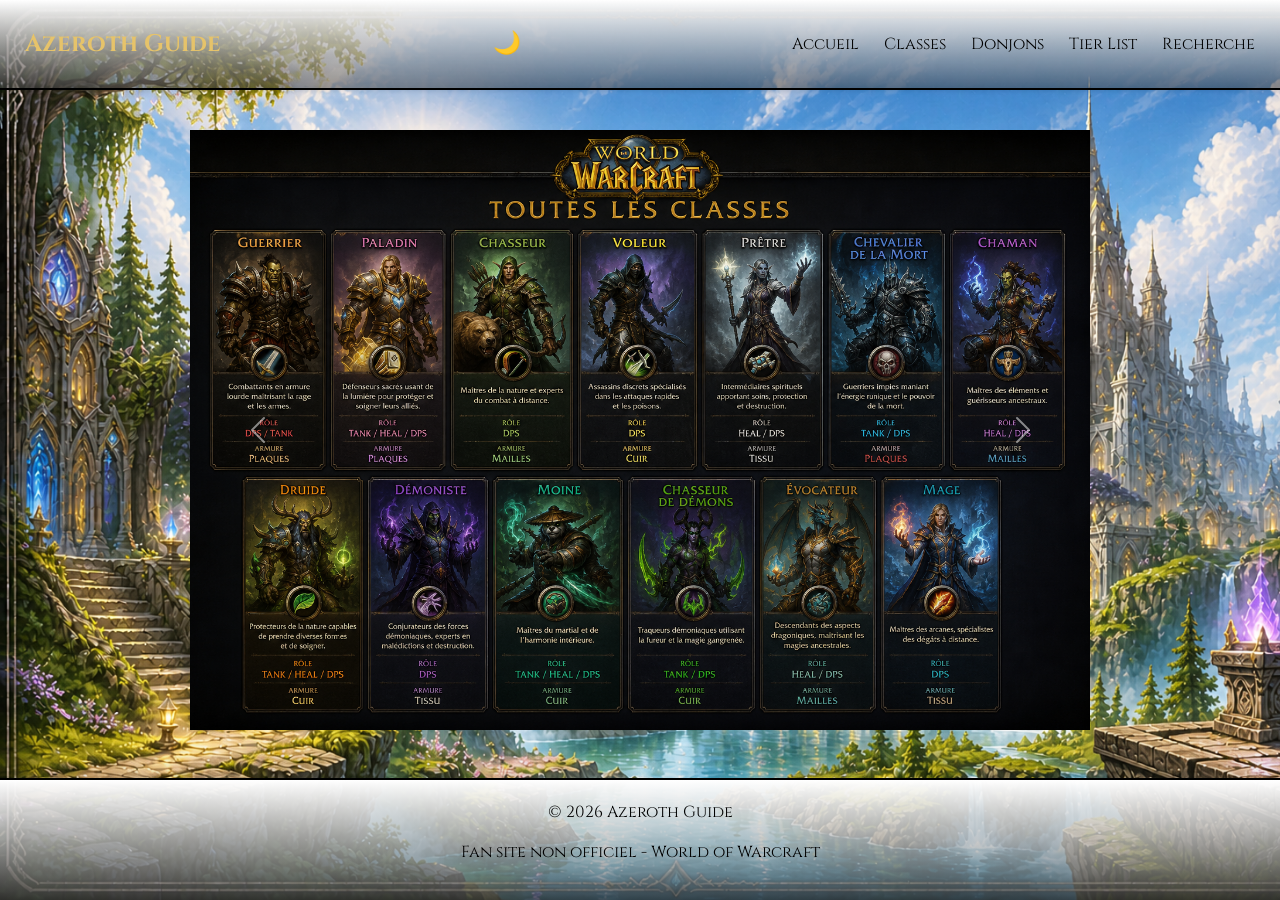
<file: index.html>
<!DOCTYPE html>
<html lang="fr">
<head>
  <meta charset="UTF-8">
  <meta name="viewport" content="width=device-width, initial-scale=1.0">
  <title>Azeroth Guide</title>

  <link href="https://cdn.jsdelivr.net/npm/bootstrap@5.3.8/dist/css/bootstrap.min.css" rel="stylesheet">
  <link rel="stylesheet" href="css/main.css">
  <link rel="stylesheet" href="css/dark-mod.css">

  <link href="https://fonts.googleapis.com/css2?family=Cinzel:wght@400;700&display=swap" rel="stylesheet">
</head>

<body data-theme="light">

<header class="header">
  <div class="logo">Azeroth Guide</div>

  <button data-theme-toggler class="theme-btn" aria-label="Changer le thème">
    🌙
  </button>

  <!-- MENU DESKTOP -->
  <nav class="nav-desktop">
    <a href="index.html">Accueil</a>
    <a href="pages/classes.html">Classes</a>
    <a href="pages/donjons.html">Donjons</a>
    <a href="pages/tiers-list.html">Tier List</a>
    <a href="#"data-bs-toggle="modal" data-bs-target="#searchModal">Recherche</a>
  </nav>

  <!-- BURGER -->
  <div class="burger" id="burger">
    <div></div>
    <div></div>
    <div></div>
  </div>
</header>

<!-- MENU MOBILE -->
<nav class="menu-mobile" id="menu">
    <a href="index.html">Accueil</a>
    <a href="pages/classes.html">Classes</a>
    <a href="pages/donjons.html">Donjons</a>
    <a href="pages/tiers-list.html">Tier List</a>
    <a href="#">Recherche</a>
</nav>

<main class="carrou">
  <div id="carouselExample" class="carousel slide" data-bs-ride="carousel">

    <div class="carousel-inner">

      <div class="carousel-item active">
        <img src="image/carrousel/classes.png" class="d-block w-100" alt="Guide des classes">
      </div>

      <div class="carousel-item">
        <img src="image/carrousel/donjons.png" class="d-block w-100" alt="Guide des donjons">
      </div>

      <div class="carousel-item">
        <img src="image/carrousel/tiers-list.png" class="d-block w-100" alt="Tier list">
      </div>

    </div>

    <button class="carousel-control-prev" type="button" data-bs-target="#carouselExample" data-bs-slide="prev">
      <span class="carousel-control-prev-icon"></span>
    </button>

    <button class="carousel-control-next" type="button" data-bs-target="#carouselExample" data-bs-slide="next">
      <span class="carousel-control-next-icon"></span>
    </button>

  </div>
</main>
<!-- Modal Recherche  -->

<div class="modal fade" id="searchModal" tabindex="-1" aria-labelledby="searchModalLabel" aria-hidden="true">
  <div class="modal-dialog modal-dialog-centered">
    <div class="modal-content">

      <div class="modal-header">
        <h5 class="modal-title" id="searchModalLabel">Recherche</h5>
        <button type="button" class="btn-close" data-bs-dismiss="modal" aria-label="Fermer"></button>
      </div>

      <div class="modal-body">
        <input 
          type="text"
          id="searchInput"
          class="form-control"
          placeholder="Rechercher une classe, un donjon..."
        >
      </div>

      <div class="modal-footer">
        <button type="button" class="btn btn-secondary" data-bs-dismiss="modal">
          Fermer
        </button>

        <button type="button" class="btn btn-primary" id="searchBtn">
          Rechercher
        </button>
      </div>

    </div>
  </div>
</div>

<!-- Modal Recherche Fin -->

<footer class="footer">
  <div class="footer-content">
    <p>© 2026 Azeroth Guide</p>
    <p>Fan site non officiel - World of Warcraft</p>
  </div>
</footer>

<script src="javascript/main.js"></script>
<script src="javascript/dark-mode.js"></script>
<script src="https://cdn.jsdelivr.net/npm/bootstrap@5.3.8/dist/js/bootstrap.bundle.min.js"></script>

</body>
</html>
</file>
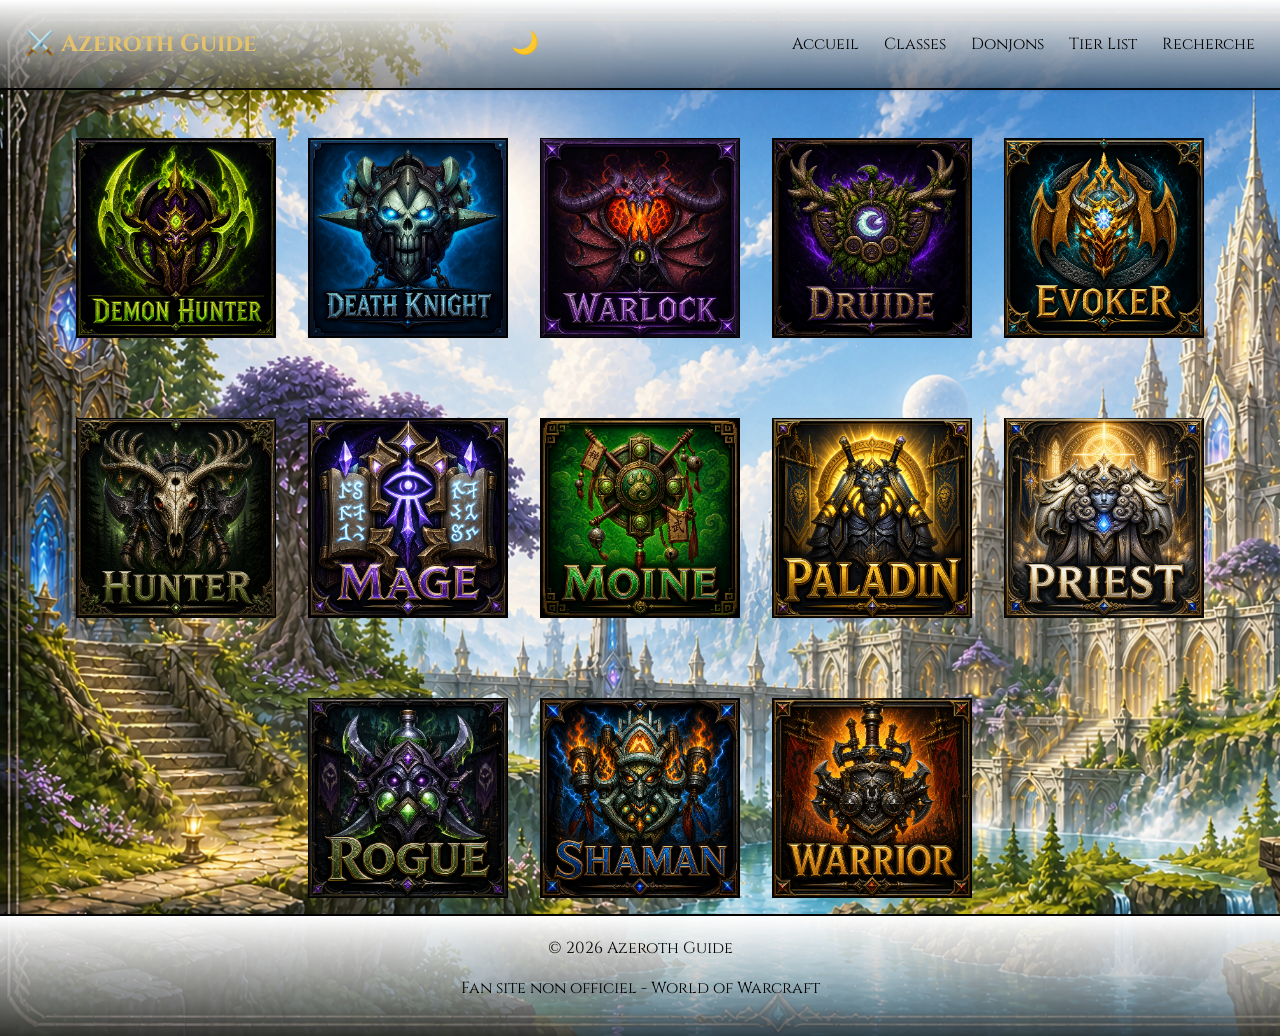
<file: pages/classes.html>
<!DOCTYPE html>
<html lang="fr">
<head>
  <meta charset="UTF-8">
  <meta name="viewport" content="width=device-width, initial-scale=1.0">
  <title>Site WoW</title>
  <link href="https://cdn.jsdelivr.net/npm/bootstrap@5.3.8/dist/css/bootstrap.min.css" rel="stylesheet" integrity="sha384-sRIl4kxILFvY47J16cr9ZwB07vP4J8+LH7qKQnuqkuIAvNWLzeN8tE5YBujZqJLB" crossorigin="anonymous">
  <link rel="stylesheet" href="../css/main.css">
  <link rel="stylesheet" href="../css/dark-mod.css">
  <link rel="stylesheet" href="../css/classes.css">
  <link href="https://fonts.googleapis.com/css2?family=Cinzel:wght@400;700&display=swap" rel="stylesheet">
</head>

<body data-theme="light">
<!-- Header navbar -->
<header class="header">
  <div class="logo">⚔️ Azeroth Guide</div>
<button data-theme-toggler class="theme-btn">
  🌙
</button>

  <!-- MENU DESKTOP -->
  <nav class="nav-desktop">
    <a href="../index.html">Accueil</a>
    <a href="classes.html">Classes</a>
    <a href="donjons.html">Donjons</a>
    <a href="tiers-list.html">Tier List</a>
    <a href="#">Recherche</a>
  </nav>

  <!-- BURGER -->
  <div class="burger" id="burger">
    <div></div>
    <div></div>
    <div></div>
  </div>
</header>

<!-- MENU MOBILE -->
<nav class="menu-mobile" id="menu">
   <a href="../index.html">Accueil</a>
    <a href="classes.html">Classes</a>
    <a href="donjons.html">Donjons</a>
    <a href="tiers-list.html">Tier List</a>
    <a href="#">Recherche</a>
</nav>
<!-- Header navbar Fin -->

<!-- Liste des classes -->
<main>
  <ul id="classe">
  <li><img src="../image/LogoClasses/icone-DH.png" alt="" data-bs-toggle="modal" 
  data-bs-target="#modalDH">
  </li>
  <li><img src="../image/LogoClasses/icone-DK.png"  
  </li>
  <li><img src="../image/LogoClasses/icone-warlock.png" alt=""> 
  </li>
  <li><img src="../image/LogoClasses/icone-druide.png" alt="">
  </li>
  <li><img src="../image/LogoClasses/icone-evoker.png" alt="">
  </li>
  <li><img src="../image/LogoClasses/icone-hunter.png" alt="">
  </li>
  <li><img src="../image/LogoClasses/icone-Mage.png" alt="">
  </li>
  <li><img src="../image/LogoClasses/icone-moine.png" alt="">
  </li>
  <li><img src="../image/LogoClasses/icone-paladin.png" alt="">
  </li>
  <li><img src="../image/LogoClasses/icone-priest.png" alt="">
  </li>
  <li><img src="../image/LogoClasses/icone-rogue.png" alt="">
  </li>
  <li><img src="../image/LogoClasses/icone-shaman.png" alt="">
  </li>
  <li><img src="../image/LogoClasses/icone-warrior.png" alt="">
  </li>
 </ul>
</main>


<!-- Liste des classes Fin -->

 <!-- //! Liste Toute les fenetres Modal !// -->

<!-- DH -->
<div class="modal fade" id="modalDH" tabindex="-1">
  <div class="modal-dialog modal-lg modal-dialog-centered">
    <div class="modal-content bg-dark text-light border-warning">

      <div class="modal-header">
        <h2>Chasseur de Démon</h2>
        <button class="btn-close" data-bs-dismiss="modal"></button>
      </div>

      <div class="modal-body">
        <a href="../Guide-de-classes/demonHunter.html">Dévastation</a>
        <a href="#">Vengeance</a>
      </div>
      <div class="modal-footer">
        <button class="btn btn-warning" data-bs-dismiss="modal">
          Fermer
        </button>
      </div>

    </div>
  </div>
</div>

<!-- Footer -->
<footer class="footer">
  <div class="footer-content">
    <p>© 2026 Azeroth Guide</p>
    <p>Fan site non officiel - World of Warcraft</p>
  </div>
</footer>
<!-- Footer Fin -->

</body>
<script src="../javascript/main.js"></script>
<script src="../javascript/dark-mode.js"></script>
<!-- <script src="../javascript/guide-classes.js"></script> -->
<script src="https://cdn.jsdelivr.net/npm/bootstrap@5.3.8/dist/js/bootstrap.bundle.min.js" integrity="sha384-FKyoEForCGlyvwx9Hj09JcYn3nv7wiPVlz7YYwJrWVcXK/BmnVDxM+D2scQbITxI" crossorigin="anonymous"></script>

</html>
</file>
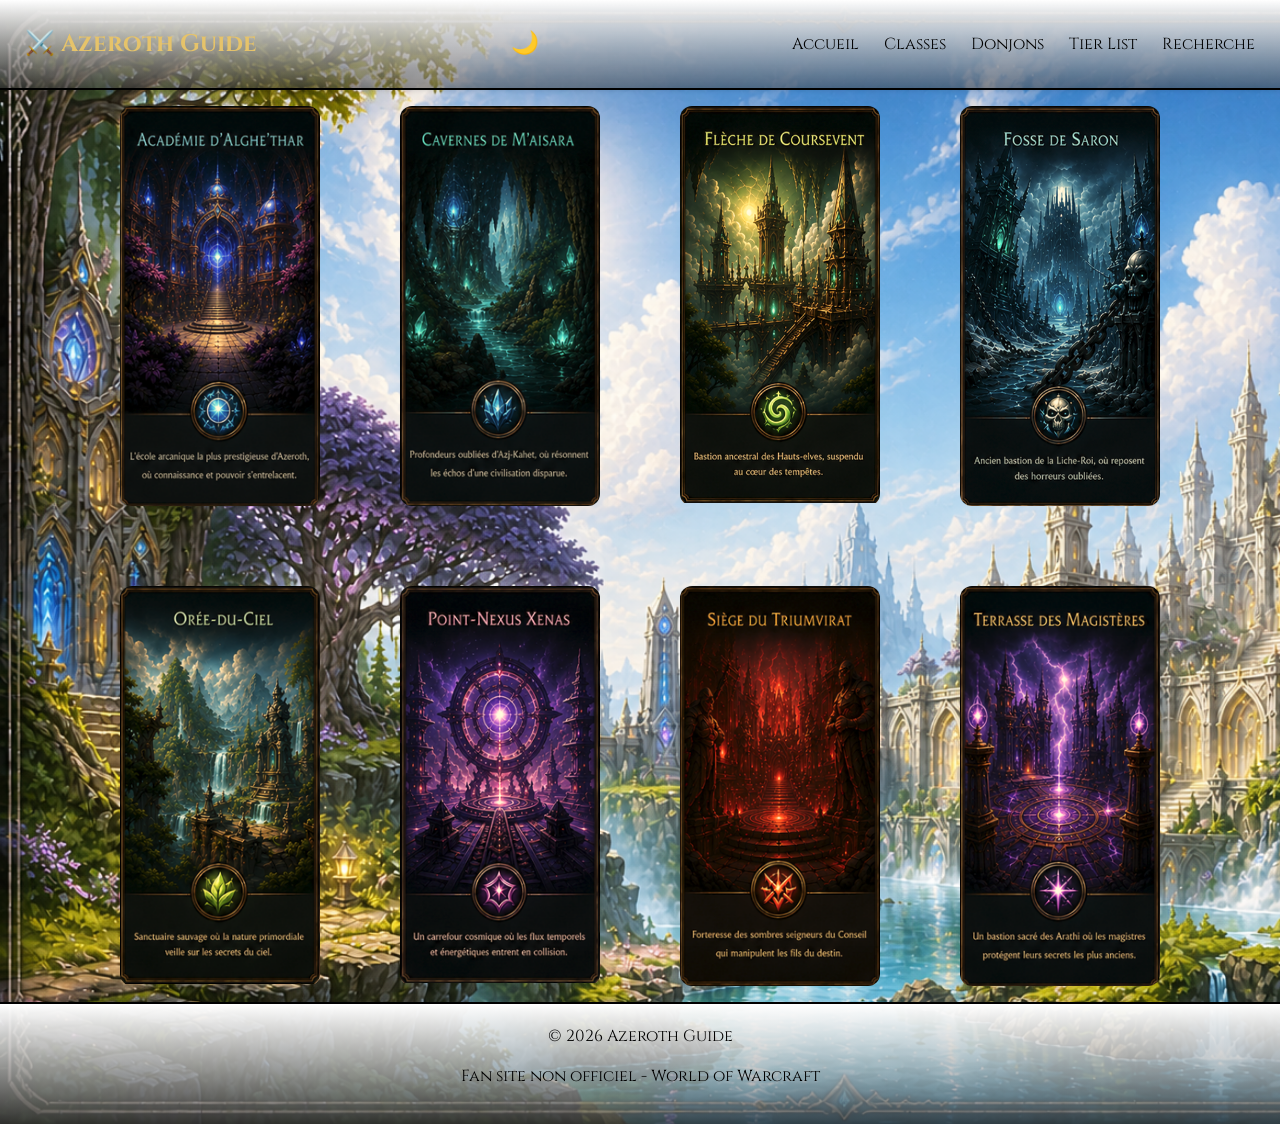
<file: pages/donjons.html>
<!DOCTYPE html>
<html lang="fr">
<head>
  <meta charset="UTF-8">
  <meta name="viewport" content="width=device-width, initial-scale=1.0">
  <title>Site WoW</title>
  <link href="https://cdn.jsdelivr.net/npm/bootstrap@5.3.8/dist/css/bootstrap.min.css" rel="stylesheet" integrity="sha384-sRIl4kxILFvY47J16cr9ZwB07vP4J8+LH7qKQnuqkuIAvNWLzeN8tE5YBujZqJLB" crossorigin="anonymous">
  <link rel="stylesheet" href="../css/main.css">
  <link rel="stylesheet" href="../css/dark-mod.css">
  <link rel="stylesheet" href="../css/donjons.css">
  <link href="https://fonts.googleapis.com/css2?family=Cinzel:wght@400;700&display=swap" rel="stylesheet">
</head>

<body data-theme="light">
<!-- Header navbar -->
<header class="header">
  <div class="logo">⚔️ Azeroth Guide</div>
<button data-theme-toggler class="theme-btn">
  🌙
</button>

  
   <!-- MENU DESKTOP -->
  <nav class="nav-desktop">
    <a href="../index.html">Accueil</a>
    <a href="classes.html">Classes</a>
    <a href="donjons.html">Donjons</a>
    <a href="tiers-list.html">Tier List</a>
    <a href="#">Recherche</a>
  </nav>

  <!-- BURGER -->
  <div class="burger" id="burger">
    <div></div>
    <div></div>
    <div></div>
  </div>
</header>

<!-- MENU MOBILE -->
<nav class="menu-mobile" id="menu">
   <a href="../index.html">Accueil</a>
    <a href="classes.html">Classes</a>
    <a href="donjons.html">Donjons</a>
    <a href="tiers-list.html">Tier List</a>
    <a href="#">Recherche</a>
</nav>
<!-- Header navbar Fin -->

<!-- //! Liste des donjons !// -->
<main>
 <ul id="classe">
  <li><img src="../image/donjons/Academie d'Alghethar.png"  
    alt="Académie d'Alghethar"
    data-bs-toggle="modal"
    data-bs-target="#modalAcademie">
  </li>
  <li><img src="../image/donjons/Cavernes de Maisara.png"     
    alt="Cavernes Maisara"
    data-bs-toggle="modal"
    data-bs-target="#modalMaisara">
 </li>
  <li><img src="../image/donjons/Fleche de Coursevent.png" 
    alt="Flèche Coursevent"
    data-bs-toggle="modal"
    data-bs-target="#modalCoursevent"> 
  </li>
  <li><img src="../image/donjons/Fosse de Saron.png" 
    alt="Fosse de Saron"
    data-bs-toggle="modal"
    data-bs-target="#modalSaron">
  </li>
  <li><img src="../image/donjons/Orée du Ciel.png"  
    alt="Orée du ciel"
    data-bs-toggle="modal"
    data-bs-target="#modalOrée">
  </li>
  <li><img src="../image/donjons/Point-Nexus.png" 
    alt="Point-Nexus"
    data-bs-toggle="modal"
    data-bs-target="#modalPoint">
  </li>
  <li><img src="../image/donjons/Siege du Triumvirat.png" 
    alt="Siege du Triumvirat"
    data-bs-toggle="modal"
    data-bs-target="#modalTriumvirat">
  </li>
  <li><img src="../image/donjons/Terrasse des Magisteres.png" 
    alt="Terrasse des Magistères"
    data-bs-toggle="modal"
    data-bs-target="#modalMagisteres">
  </li>
 </ul>
</main>
<!-- //! Liste des donjons Fin !// -->


<!-- Footer -->
<footer class="footer">
  <div class="footer-content">
    <p>© 2026 Azeroth Guide</p>
    <p>Fan site non officiel - World of Warcraft</p>
  </div>
</footer>
<!-- Footer Fin -->


 <!-- //! Liste Toute les fenetres Modal !// -->

<!-- algethar -->

<div class="modal fade" id="modalAcademie" tabindex="-1">
  <div class="modal-dialog modal-lg modal-dialog-centered">
    <div class="modal-content bg-dark text-light border-warning">

      <div class="modal-header">
        <h2>Algeth'ar academy</h2>
        <button type="button" class="btn-close btn-close-white" data-bs-dismiss="modal"></button>
      </div>

      <div class="modal-body">

        <p>Routes :</p>
        <img src="../image/donjons/Route-algethard.png" class="modal-img">


      </div>

      <div class="modal-footer">
        <button class="btn btn-warning" data-bs-dismiss="modal">
          Fermer
        </button>
      </div>

    </div>
  </div>
</div>
<!-- algethar Fin -->

<!-- maisara -->
<div class="modal fade" id="modalMaisara" tabindex="-1">
  <div class="modal-dialog modal-lg modal-dialog-centered">
    <div class="modal-content bg-dark text-light border-warning">

      <div class="modal-header">
        <h2>Cavernes de Maisara</h2>
        <button type="button" class="btn-close btn-close-white" data-bs-dismiss="modal"></button>
      </div>

      <div class="modal-body">
        <p>Routes :</p>
        <img src="../image/donjons/route-maisara.png" class="modal-img">


      </div>

      <div class="modal-footer">
        <button class="btn btn-warning" data-bs-dismiss="modal">
          Fermer
        </button>
      </div>

    </div>
  </div>
</div>
<!-- maisara Fin -->

<!-- Coursevent -->
<div class="modal fade" id="modalCoursevent" tabindex="-1">
  <div class="modal-dialog modal-lg modal-dialog-centered">
    <div class="modal-content bg-dark text-light border-warning">

      <div class="modal-header">
        <h2>Flèche Coursevent</h2>
        <button type="button" class="btn-close btn-close-white" data-bs-dismiss="modal"></button>
      </div>

      <div class="modal-body">

        <p>Routes :</p>
        <img src="../image/donjons/route-coursevent.png" class="modal-img">


      </div>

      <div class="modal-footer">
        <button class="btn btn-warning" data-bs-dismiss="modal">
          Fermer
        </button>
      </div>

    </div>
  </div>
</div>
<!-- Coursevent Fin -->

<!-- Fosse de Saron -->
<div class="modal fade" id="modalSaron" tabindex="-1">
  <div class="modal-dialog modal-lg modal-dialog-centered">
    <div class="modal-content bg-dark text-light border-warning">

      <div class="modal-header">
        <h2>Fosse de Saron</h2>
        <button type="button" class="btn-close btn-close-white" data-bs-dismiss="modal"></button>
      </div>

      <div class="modal-body">

        <p>Routes :</p>
        <img src="../image/donjons/route-saron.png" class="modal-img">


      </div>

      <div class="modal-footer">
        <button class="btn btn-warning" data-bs-dismiss="modal">
          Fermer
        </button>
      </div>

    </div>
  </div>
</div>
<!-- Fosse de Saron Fin -->

<!-- Orée du Ciel -->
<div class="modal fade" id="modalOrée" tabindex="-1">
  <div class="modal-dialog modal-lg modal-dialog-centered">
    <div class="modal-content bg-dark text-light border-warning">

      <div class="modal-header">
        <h2>Orée du Ciel</h2>
        <button type="button" class="btn-close btn-close-white" data-bs-dismiss="modal"></button>
      </div>

      <div class="modal-body">

        <p>Routes :</p>
        <img src="../image/donjons/route-orée.png" class="modal-img">


      </div>

      <div class="modal-footer">
        <button class="btn btn-warning" data-bs-dismiss="modal">
          Fermer
        </button>
      </div>

    </div>
  </div>
</div>
<!-- Orée du Ciel Fin -->

<!-- Point Nexus -->
<div class="modal fade" id="modalPoint" tabindex="-1">
  <div class="modal-dialog modal-lg modal-dialog-centered">
    <div class="modal-content bg-dark text-light border-warning">

      <div class="modal-header">
        <h2>Point Nexus</h2>
        <button type="button" class="btn-close btn-close-white" data-bs-dismiss="modal"></button>
      </div>

      <div class="modal-body">

        <p>Routes :</p>
        <img src="../image/donjons/route-pointNexus.png" class="modal-img">


      </div>

      <div class="modal-footer">
        <button class="btn btn-warning" data-bs-dismiss="modal">
          Fermer
        </button>
      </div>

    </div>
  </div>
</div>
<!-- Point Nexus Fin -->

<!-- Triumvirat -->
<div class="modal fade" id="modalTriumvirat" tabindex="-1">
  <div class="modal-dialog modal-lg modal-dialog-centered">
    <div class="modal-content bg-dark text-light border-warning">

      <div class="modal-header">
        <h2>Siège de Triumvirat</h2>
        <button type="button" class="btn-close btn-close-white" data-bs-dismiss="modal"></button>
      </div>

      <div class="modal-body">

        <p>Routes :</p>
        <img src="../image/donjons/route-triumvirat.png" class="modal-img">


      </div>

      <div class="modal-footer">
        <button class="btn btn-warning" data-bs-dismiss="modal">
          Fermer
        </button>
      </div>

    </div>
  </div>
</div>
<!-- Triumvirat Fin -->

<!-- Terrasse des Magistères -->
<div class="modal fade" id="modalMagisteres" tabindex="-1">
  <div class="modal-dialog modal-lg modal-dialog-centered">
    <div class="modal-content bg-dark text-light border-warning">

      <div class="modal-header">
        <h2>Terrasses des Magistères</h2>
        <button type="button" class="btn-close btn-close-white" data-bs-dismiss="modal"></button>
      </div>

      <div class="modal-body">

        <p>Routes :</p>
        <img src="../image/donjons/route-terrasseMagister.png" class="modal-img">


      </div>

      <div class="modal-footer">
        <button class="btn btn-warning" data-bs-dismiss="modal">
          Fermer
        </button>
      </div>

    </div>
  </div>
</div>
<!-- Terrasse des Magistères Fin -->




<!-- //! Liste Toute les fenetres Modal Fin !// -->

</body>
<script src="../javascript/dark-mode.js"></script>
<script src="../javascript/main.js"></script>
<script src="https://cdn.jsdelivr.net/npm/bootstrap@5.3.8/dist/js/bootstrap.bundle.min.js" integrity="sha384-FKyoEForCGlyvwx9Hj09JcYn3nv7wiPVlz7YYwJrWVcXK/BmnVDxM+D2scQbITxI" crossorigin="anonymous"></script>

</html>
</file>
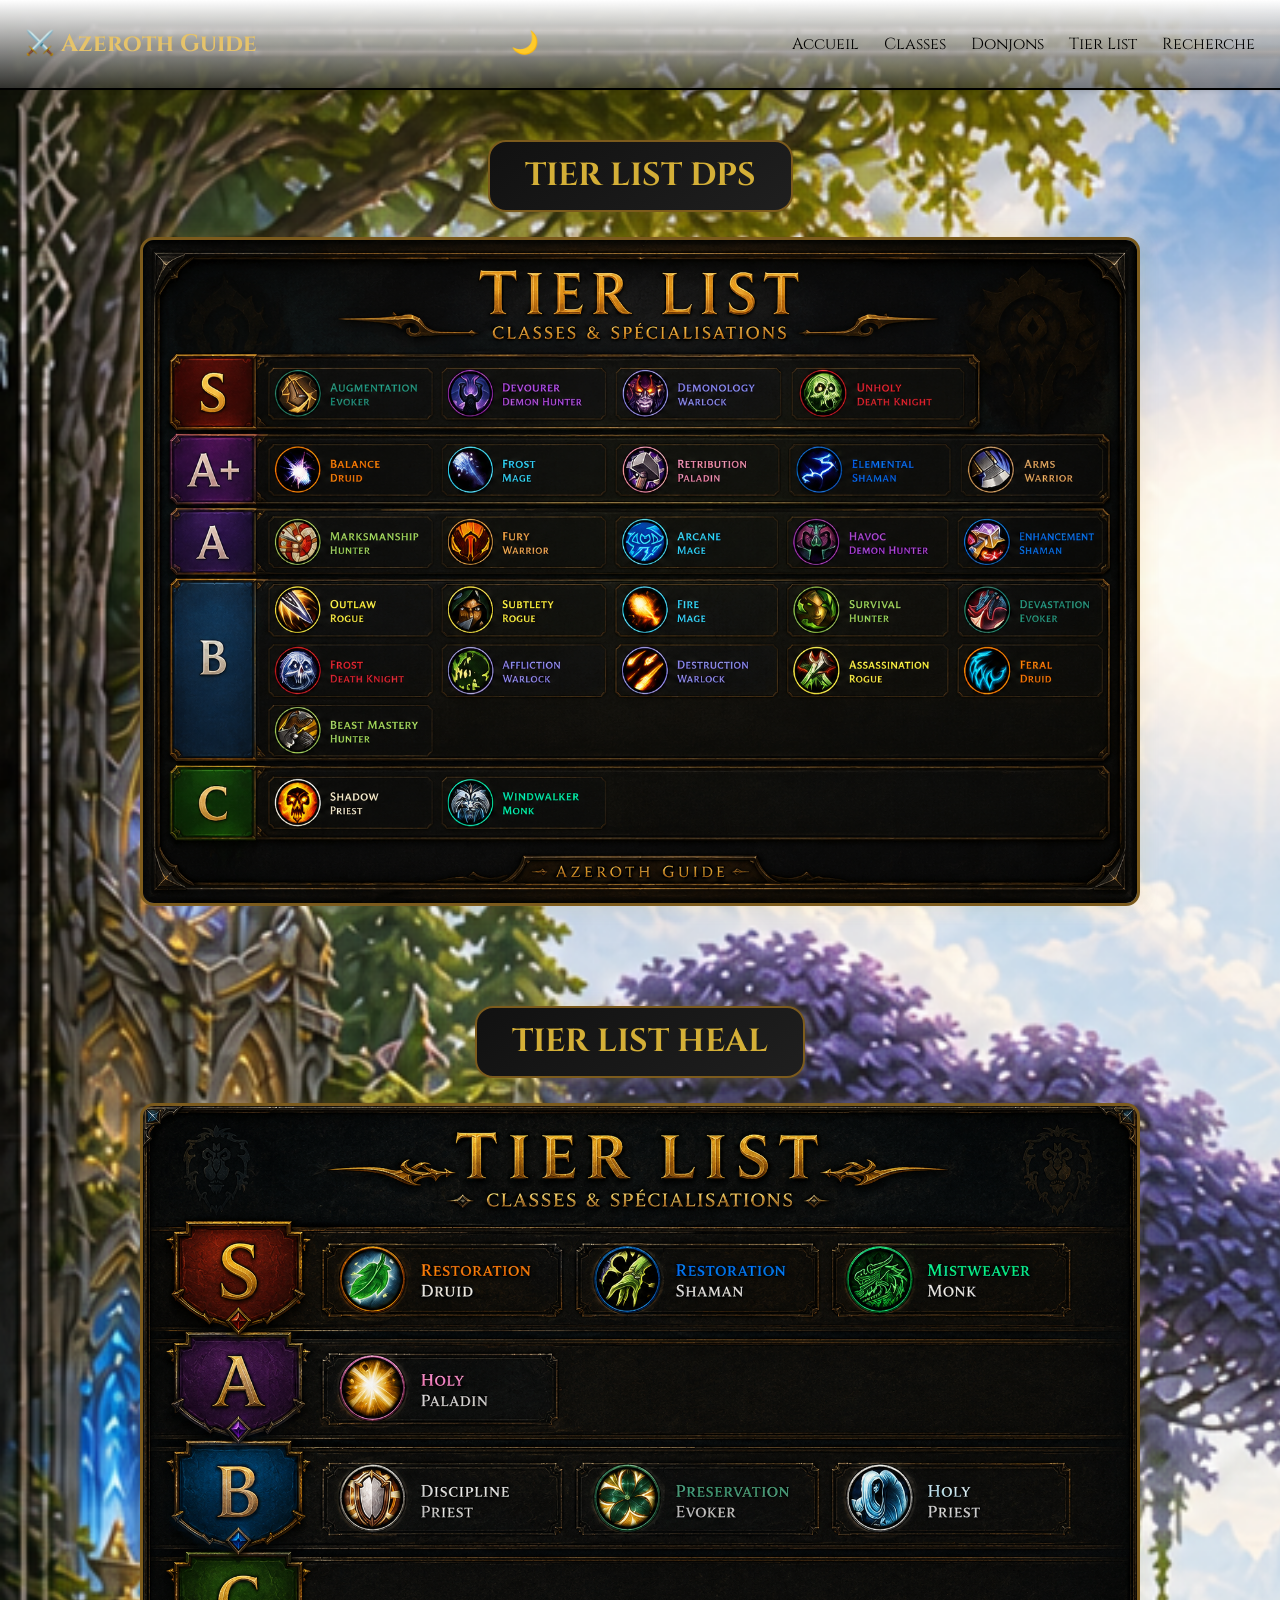
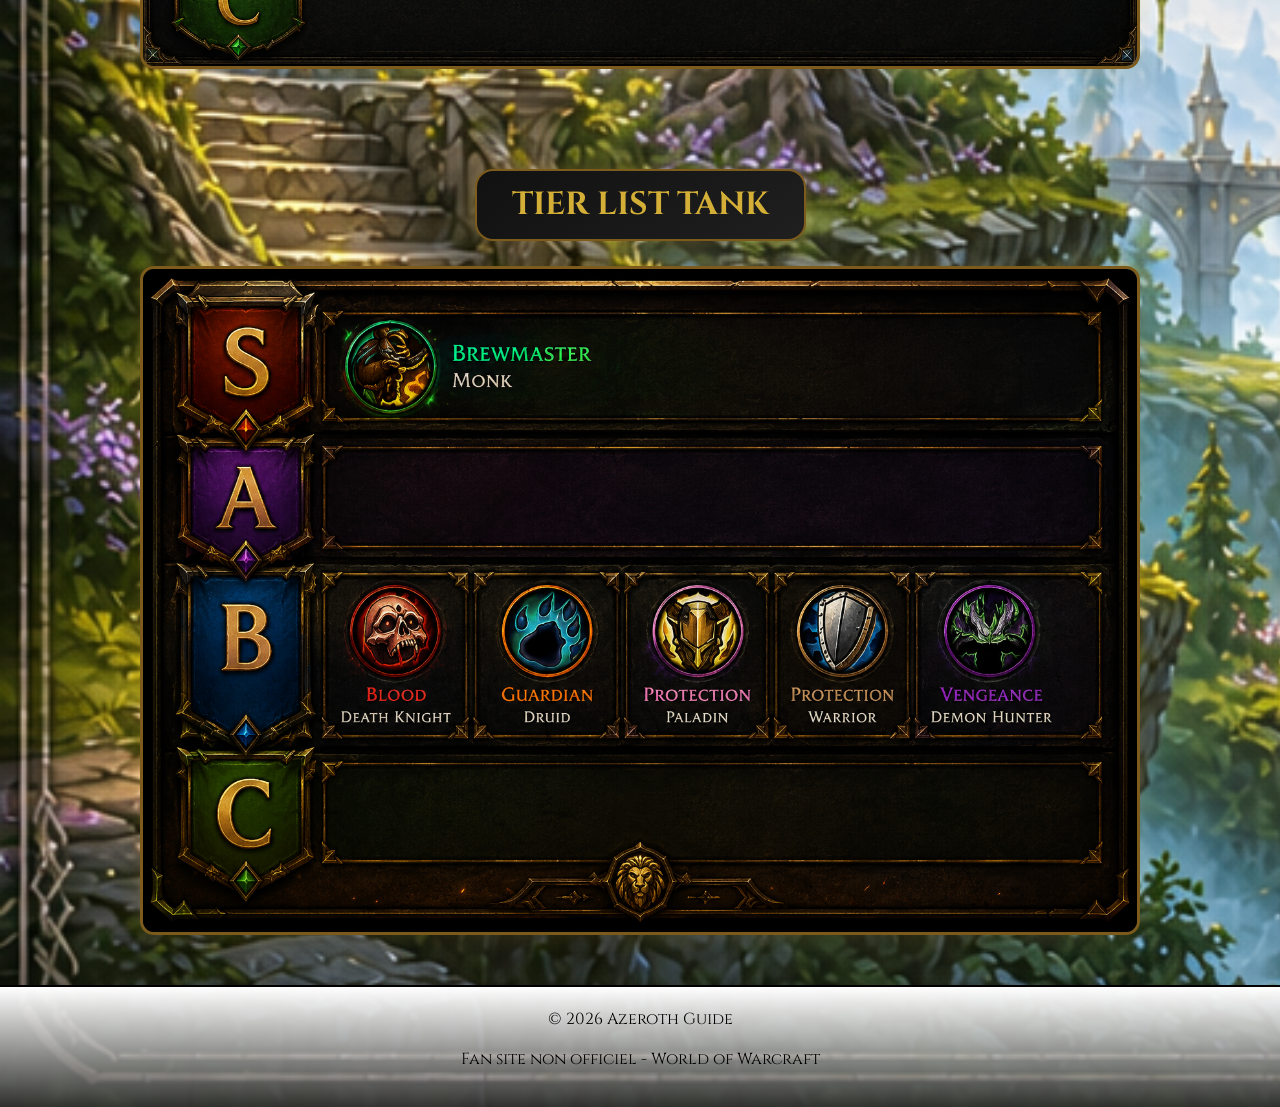
<file: pages/tiers-list.html>
<!DOCTYPE html>
<html lang="fr">
<head>
  <meta charset="UTF-8">
  <meta name="viewport" content="width=device-width, initial-scale=1.0">
  <title>Site WoW</title>
  <link href="https://cdn.jsdelivr.net/npm/bootstrap@5.3.8/dist/css/bootstrap.min.css" rel="stylesheet" integrity="sha384-sRIl4kxILFvY47J16cr9ZwB07vP4J8+LH7qKQnuqkuIAvNWLzeN8tE5YBujZqJLB" crossorigin="anonymous">
  <link rel="stylesheet" href="../css/main.css">
  <link rel="stylesheet" href="../css/dark-mod.css">
  <link rel="stylesheet" href="../css/tiers-list.css">
  <link href="https://fonts.googleapis.com/css2?family=Cinzel:wght@400;700&display=swap" rel="stylesheet">
</head>

<body data-theme="light">
<!-- Header navbar -->
<header class="header">
  <div class="logo">⚔️ Azeroth Guide</div>
<button data-theme-toggler class="theme-btn">
  🌙
</button>

    <!-- MENU DESKTOP -->
   <nav class="nav-desktop">
    <a href="../index.html">Accueil</a>
    <a href="classes.html">Classes</a>
    <a href="donjons.html">Donjons</a>
    <a href="tiers-list.html">Tier List</a>
    <a href="#">Recherche</a>
  </nav>

  <!-- BURGER -->
  <div class="burger" id="burger">
    <div></div>
    <div></div>
    <div></div>
  </div>
</header>

<!-- MENU MOBILE -->
<nav class="menu-mobile" id="menu">
   <a href="../index.html">Accueil</a>
    <a href="classes.html">Classes</a>
    <a href="donjons.html">Donjons</a>
    <a href="tiers-list.html">Tier List</a>
    <a href="#">Recherche</a>
</nav>
<!-- Header navbar Fin -->
<section class="tier-block">
    <h2>Tier List DPS</h2>
    <div class="img-container">
        <img src="../image/tier-lists/tiers-list-dps.png" alt="Tier List DPS">
    </div>
</section>

<section class="tier-block">
    <h2>Tier List Heal</h2>
    <div class="img-container">
        <img src="../image/tier-lists/tiers-list-heal.png" alt="Tier List Heal">
    </div>
</section>

<section class="tier-block">
    <h2>Tier List Tank</h2>
    <div class="img-container">
        <img src="../image/tier-lists/tiers-list-tank.png" alt="Tier List Tank">
    </div>
</section>
<!-- Footer -->
<footer class="footer">
  <div class="footer-content">
    <p>© 2026 Azeroth Guide</p>
    <p>Fan site non officiel - World of Warcraft</p>
  </div>
</footer>
<!-- Footer Fin -->

</body>
<script src="../javascript/dark-mode.js"></script>
<script src="../javascript/main.js"></script>
<script src="https://cdn.jsdelivr.net/npm/bootstrap@5.3.8/dist/js/bootstrap.bundle.min.js" integrity="sha384-FKyoEForCGlyvwx9Hj09JcYn3nv7wiPVlz7YYwJrWVcXK/BmnVDxM+D2scQbITxI" crossorigin="anonymous"></script>

</html>
</file>
<file: css/main.css>
/* RESET */
* {
  margin: 0;
  padding: 0;
  box-sizing: border-box;
}

body {
  font-family: 'Cinzel', serif;
  display: flex;
  flex-direction: column;
  min-height: 100vh;
  padding-top: 90px;
  overflow-x: hidden;
}

main {
  flex: 1;
}

/* HEADER */
.header {
  position: fixed;
  top: 0;
  width: 100%;
  min-height: 90px;
  padding: 15px 25px;
  display: flex;
  justify-content: space-between;
  align-items: center;
  background: #111;
  border-bottom: 2px solid #c9a44e;
  z-index: 999;
}

/* LOGO */
.logo {
  color: #e6c36a;
  font-size: 1.5rem;
  font-weight: bold;
}

/* DESKTOP NAV */
.nav-desktop {
  display: flex;
  gap: 25px;
}

.nav-desktop a {
  color: #e6c36a;
  text-decoration: none;
}

.nav-desktop a:hover {
  color: gold;
}

/* THEME BTN */
.theme-btn {
  background: none;
  border: none;
  color: gold;
  font-size: 1.4rem;
  cursor: pointer;
}

/* BURGER */
.burger {
  display: none;
  cursor: pointer;
}

.burger div {
  width: 28px;
  height: 3px;
  background: gold;
  margin: 5px;
}

/* MENU MOBILE */
.menu-mobile {
  position: fixed;
  top: 90px;
  left: -260px;
  width: 260px;
  height: 100%;
  background: #111;
  transition: 0.4s;
  z-index: 998;
}

.menu-mobile.active {
  left: 0;
}

.menu-mobile a {
  display: block;
  padding: 20px;
  color: gold;
  text-decoration: none;
}

/* CAROUSEL */
.carrou {
  max-width: 1200px;
  margin: 40px auto;
}

.carousel-item img {
  width: 100%;
  max-height: 600px;
  object-fit: cover;
}

/* FOOTER */
.footer {
  background: #000;
  color: gold;
  text-align: center;
  padding: 20px;
}

/* TABLETTE */
@media screen and (max-width: 992px) {
  .carousel-item img {
    max-height: 400px;
  }

  .logo {
    font-size: 1.2rem;
  }
}

/* MOBILE */
@media screen and (max-width: 768px) {

  body {
    padding-top: 130px;
  }

  .header {
    flex-wrap: wrap;
    justify-content: space-between;
  }

  .nav-desktop {
    display: none;
  }

  .burger {
    display: block;
  }

  .carousel-item img {
    max-height: 280px;
  }
}

/* PETIT MOBILE */
@media screen and (max-width: 480px) {

  .logo {
    font-size: 1rem;
  }

  .carousel-item img {
    max-height: 200px;
  }

  .footer {
    font-size: 12px;
  }
}
</file>
<file: css/dark-mod.css>
.theme-btn {
  padding: 10px 16px;
  cursor: pointer;
  font-weight: bold;
}

body {
	background-image: url(../image/backgroundClair.png);
  background-size: cover;
  background-repeat: no-repeat;
}

body[data-theme="dark"] {
  background-image: url(../image/backgroundSombre.png);
  background-repeat: no-repeat;
  background-size: cover;
}

body[data-theme="dark"] .logo {
  background-image: url("../image/logo-header-clair.png");
}

body[data-theme="light"] header {
  background: linear-gradient(180deg, #ffffff, rgba(75, 74, 74, 0.562));
  border-bottom: 2px solid black;
  box-shadow: 0 0 5px rgba(0,0,0,0.15);
}

body[data-theme="light"] footer {
  background: linear-gradient(180deg, #ffffff, rgba(75, 74, 74, 0.562));
  border-top: 2px solid black;
  box-shadow: 0 0 60px rgba(0,0,0,0.15);
 
}

body[data-theme="light"] .nav-desktop a{
  color: black;
}

body[data-theme="light"] .footer-content p {
  color: black;
}

/* body[data-theme="light"] .logo {
  background-image: url("../image/logo-header.png");
} */
</file>
<file: css/classes.css>
ul {
    display: flex;
    flex-wrap: wrap;
    list-style: none;
    justify-content: center;
    align-items: center;
    gap: 2rem;
    padding: 0;
}

#classe li {
    width: 200px;
    height: 200px;
    margin-top: 3rem;
    display: flex;
    justify-content: center;
    align-items: center;
}

#classe li img {
    width: 100%;
    height: auto;
    object-fit: contain;
    cursor: pointer;
    transition: transform 0.3s ease;
}

#classe li img:hover {
    transform: scale(1.08);
}
</file>
<file: css/donjons.css>
ul {
    display: flex;
    flex-wrap: wrap;
    list-style: none;
    gap: 5rem;
    padding: 0;
    margin-top: 1rem;
    justify-content: center;
}

#classe li {
    width: 200px;
    height: 400px; 
    overflow: hidden;
    border-radius: 12px;
}

#classe li img {
    width: 100%;
    height: auto;
    object-fit: cover;
    transition: transform 0.3s ease;
    cursor: pointer;
}

#classe li img:hover {
    transform: scale(1.08);
    box-shadow: 0 0 20px gold;
   
}

.modal-header {
    color: #e6c36a;
    transition: 0.3s;
}

.modal-img {
  width: 100%;
  max-width: 500px;
  height: auto;
  display: block;
  margin: 0 auto;
}
</file>
<file: css/tiers-list.css>
.tier-block {
    display: flex;
    flex-direction: column;
    align-items: center;
    margin: 50px 0;
}

h2 {
    font-family: 'Cinzel', serif;
    color: #d4af37;
    text-align: center;
    font-weight: bold;
    background: linear-gradient(145deg, #111, #1f1f1f);
    border: 2px solid #7c5b1d;
    border-radius: 18px;
    padding: 15px 35px;
    margin-bottom: 25px;
    box-shadow: 0 0 15px rgba(212, 175, 55, 0.25);
    text-transform: uppercase;
}

.img-container {
    display: flex;
    justify-content: center;
}

img {
    width: 100%;
    max-width: 1000px;
    border: 3px solid #7c5b1d;
    border-radius: 14px;
    box-shadow: 0 0 20px rgba(212, 175, 55, 0.15);
}
</file>
